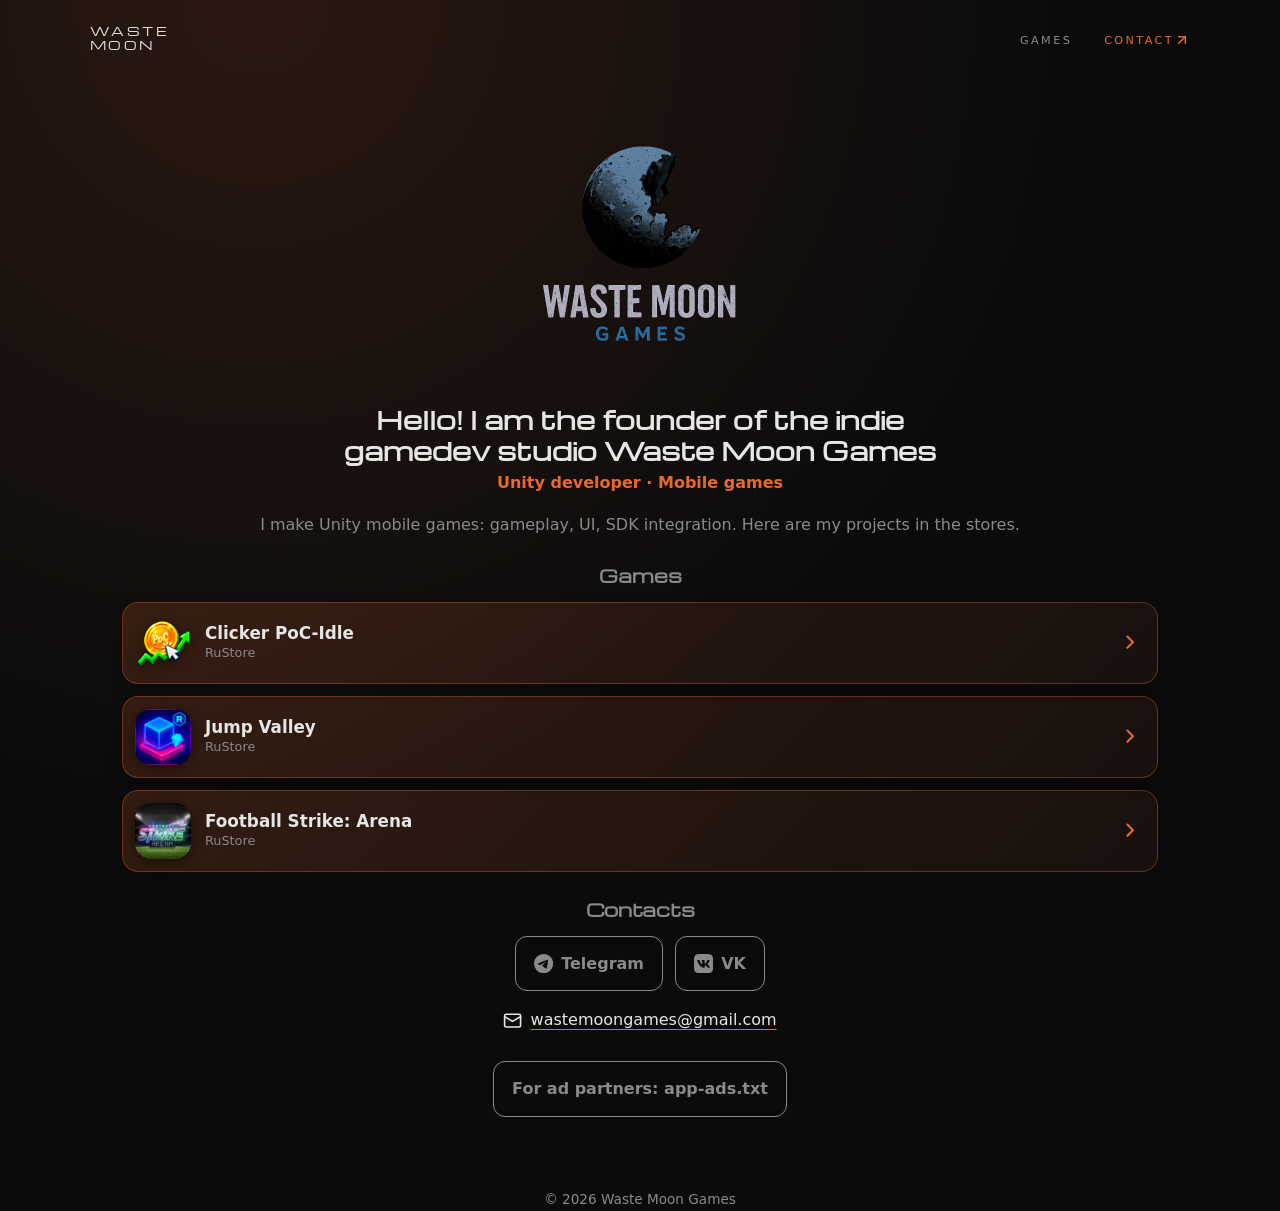
<file: index.html>
<!DOCTYPE html>
<html lang="en">

<head>
  <meta charset="utf-8">
  <meta name="viewport" content="width=device-width, initial-scale=1">
  <title>Waste Moon Games</title>

  <meta name="description"
      content="Waste Moon Games is an indie game studio
      focused on Unity mobile game development.">

  <meta name="robots" content="index, follow">

  <meta name="description" content="Indie game studio making mobile games on Unity. Find our games in the stores.">
  <meta name="yandex-verification" content="8a06fb27ed0ea078" />
  
  <link rel="icon" href="img/logo.webp" type="image/webp">
  <link rel="stylesheet" href="css/tokens.css">
  <link rel="stylesheet" href="css/base.css">
  <link rel="stylesheet" href="css/components.css">
</head>

<!-- Yandex Autoplacement 20326139 -->
<script src="https://yandex.ru/ads/system/context.js" async></script>
<script data-page-id="20326139" src="https://yandex.ru/ads/system/ap-loader.js" async></script>

<body>
  <svg class="sprite" aria-hidden="true">
    <symbol id="i-telegram" viewBox="0 0 24 24">
      <path d="M11.944 0A12 12 0 0 0 0 12a12 12 0 0 0 12 12 12 12 0 0 0 12-12A12 12 0 0 0 12 0a12 12 0 0 0-.056 0zm4.962 7.224c.1-.002.321.023.465.14a.506.506 0 0 1 .171.325c.016.093.036.306.02.472-.18 1.898-.962 6.502-1.36 8.627-.168.9-.499 1.201-.82 1.23-.696.065-1.225-.46-1.9-.902-1.056-.693-1.653-1.124-2.678-1.8-1.185-.78-.417-1.21.258-1.91.177-.184 3.247-2.977 3.307-3.23.007-.032.014-.15-.056-.212s-.174-.041-.249-.024c-.106.024-1.793 1.14-5.061 3.345-.48.33-.913.49-1.302.48-.428-.008-1.252-.241-1.865-.44-.752-.245-1.349-.374-1.297-.789.027-.216.325-.437.893-.663 3.498-1.524 5.83-2.529 6.998-3.014 3.332-1.386 4.025-1.627 4.476-1.635z"/>
    </symbol>
    <symbol id="i-vk" viewBox="0 0 24 24">
      <path d="M15.684 0H8.316C1.592 0 0 1.592 0 8.316v7.368C0 22.408 1.592 24 8.316 24h7.368C22.408 24 24 22.408 24 15.684V8.316C24 1.592 22.408 0 15.684 0zm3.692 17.123h-1.744c-.66 0-.864-.525-2.05-1.727-1.033-1-1.49-1.135-1.744-1.135-.356 0-.458.102-.458.593v1.575c0 .424-.135.678-1.253.678-1.846 0-3.896-1.118-5.335-3.202C4.624 10.857 4 8.57 4 8.096c0-.254.102-.491.593-.491h1.744c.44 0 .61.203.78.677.863 2.49 2.303 4.675 2.896 4.675.22 0 .322-.102.322-.66V9.721c-.068-1.186-.695-1.287-.695-1.71 0-.204.17-.407.44-.407h2.744c.373 0 .508.203.508.643v3.473c0 .372.17.508.271.508.22 0 .407-.136.813-.542 1.254-1.406 2.151-3.574 2.151-3.574.119-.254.322-.491.763-.491h1.744c.525 0 .644.27.525.643-.22 1.017-2.354 4.031-2.354 4.031-.186.305-.254.44 0 .78.186.254.796.779 1.202 1.253.745.847 1.32 1.558 1.473 2.05.17.49-.085.744-.576.744z"/>
    </symbol>
    <symbol id="i-mail" viewBox="0 0 24 24">
      <g fill="none" stroke="currentColor" stroke-width="2" stroke-linecap="round" stroke-linejoin="round">
        <rect x="2" y="4" width="20" height="16" rx="2"/>
        <path d="m22 7-10 6L2 7"/>
      </g>
    </symbol>
    <symbol id="i-arrow" viewBox="0 0 24 24">
      <g fill="none" stroke="currentColor" stroke-width="2.2" stroke-linecap="round" stroke-linejoin="round">
        <path d="m9 18 6-6-6-6"/>
      </g>
    </symbol>
    <symbol id="i-arrow-up-right" viewBox="0 0 24 24">
      <g fill="none" stroke="currentColor" stroke-width="2.2" stroke-linecap="round" stroke-linejoin="round">
        <path d="M7 17 17 7"/>
        <path d="M7 7h10v10"/>
      </g>
    </symbol>
    <symbol id="i-resume" viewBox="0 0 24 24">
      <g fill="none" stroke="currentColor" stroke-width="2" stroke-linecap="round" stroke-linejoin="round">
        <path d="M14 2.75H7A1.75 1.75 0 0 0 5.25 4.5v15A1.75 1.75 0 0 0 7 21.25h10a1.75 1.75 0 0 0 1.75-1.75V6.5Z"/>
        <path d="M14 2.75v2a1.75 1.75 0 0 0 1.75 1.75h3"/>
        <circle cx="9.75" cy="11.6" r="1.8"/>
        <path d="M6.9 18.2c.3-1.5 1.4-2.3 2.85-2.3s2.55.8 2.85 2.3"/>
        <path d="M14.6 11.6h2.4"/>
        <path d="M14.6 14.7h2.4"/>
      </g>
    </symbol>
  </svg>

  <header class="site-header">
    <div class="container site-header__inner">
      <a class="brand" href="#top">Waste Moon</a>
      <nav class="nav" aria-label="Main">
        <ul class="nav__list">
          <li><a class="nav__link" href="#games">Games</a></li>
          <!-- <li><a class="nav__link" href="#about">About</a></li> -->
          <li>
            <a class="nav__link nav__link--cta" href="#contact">
              Contact
              <svg class="icon" aria-hidden="true"><use href="#i-arrow-up-right"/></svg>
            </a>
          </li>
        </ul>
      </nav>
    </div>
  </header>

  <main>
    <section class="hero">
      <div class="container">
        <img class="logo" src="img/logo.webp" alt="Waste Moon Games" width="256" height="256">

        <h1>Hello! I am the founder of the indie gamedev studio Waste Moon Games</h1>
        <p class="subtitle">Unity developer · Mobile games</p>

        <p class="about">
          I make Unity mobile games: gameplay, UI, SDK integration.
          Here are my projects in the stores.
        </p>
      </div>
    </section>

    <section id="games">
      <div class="container">
        <h2>Games</h2>
        <ul class="links">
          <li>
            <a class="game" href="https://www.rustore.ru/catalog/app/com.WasteMoonGames.PoCIdle" target="_blank" rel="noopener">
              <img class="game__icon" src="img/games/clicker-poc-idle/icon.webp" alt="Clicker PoC-Idle Icon">
              <span class="game__info">
                <span class="game__title">Clicker PoC-Idle</span>
                <span class="game__store">RuStore</span>
              </span>
              <svg class="game__arrow icon" aria-hidden="true"><use href="#i-arrow"/></svg>
            </a>
          </li>
          <li>
            <a class="game" href="https://www.rustore.ru/catalog/app/com.WasteMoonGames.JumpValley" target="_blank" rel="noopener">
              <img class="game__icon" src="img/games/jump-valley/logo.webp" alt="Jump Valley Icon">
              <span class="game__info">
                <span class="game__title">Jump Valley</span>
                <span class="game__store">RuStore</span>
              </span>
              <svg class="game__arrow icon" aria-hidden="true"><use href="#i-arrow"/></svg>
            </a>
          </li>
          <li>
            <a class="game" href="https://www.rustore.ru/catalog/app/com.WasteMoonGames.FootballStrikeArena" target="_blank" rel="noopener">
              <img class="game__icon" src="img/games/football-strike-arena/logo.webp" alt="Football Strike Arena Icon">
              <span class="game__info">
                <span class="game__title">Football Strike: Arena</span>
                <span class="game__store">RuStore</span>
              </span>
              <svg class="game__arrow icon" aria-hidden="true"><use href="#i-arrow"/></svg>
            </a>
          </li>
        </ul>
      </div>
    </section>

    <!-- <section id="about">
      <div class="container">
        <h2>Resume</h2>
        <p class="about">My name is Danil, nice to meet you, stranger!</p>
        <p class="about">If you have any questions about me, please check Contacts for contact to me or my resume.</p>
        <ul class="links">
          <li>
            <a class="card" href="about/resume/Unity-developer.pdf">
              <svg class="icon card__arrow" aria-hidden="true"><use href="#i-resume"/></svg>
              <span class="card__info">
                <span class="card__title">Resume</span>
                <span class="card-sub">PDF</span>
              </span>
              <svg class="icon card__arrow" aria-hidden="true"><use href="#i-arrow"/></svg>
            </a>
          </li>
        </ul>
      </div>
    </section> -->

    <section id="contact">
      <div class="container">
        <h2>Contacts</h2>
        <ul class="socials">
          <li>
            <a class="btn btn--ghost btn--social" href="https://t.me/waste_moon_games" target="_blank" rel="noopener">
              <svg class="icon" aria-hidden="true"><use href="#i-telegram"/></svg>
              Telegram
            </a>
          </li>
          <li>
            <a class="btn btn--ghost btn--social" href="https://vk.ru/wastemoon_games" target="_blank" rel="noopener">
              <svg class="icon" aria-hidden="true"><use href="#i-vk"/></svg>
              VK
            </a>
          </li>
        </ul>

        <p class="email">
          <a href="mailto:wastemoongames@gmail.com">
            <svg class="icon" aria-hidden="true"><use href="#i-mail"/></svg>
            wastemoongames@gmail.com
          </a>
        </p>
        <p class="extra">
          <a class="btn btn--ghost" href="app-ads.txt">For ad partners: app-ads.txt</a>
        </p>
      </div>
    </section>
  </main>

  <footer>
    <div class="container">
      © 2026 Waste Moon Games
    </div>
  </footer>
</body>
</html>
</file>
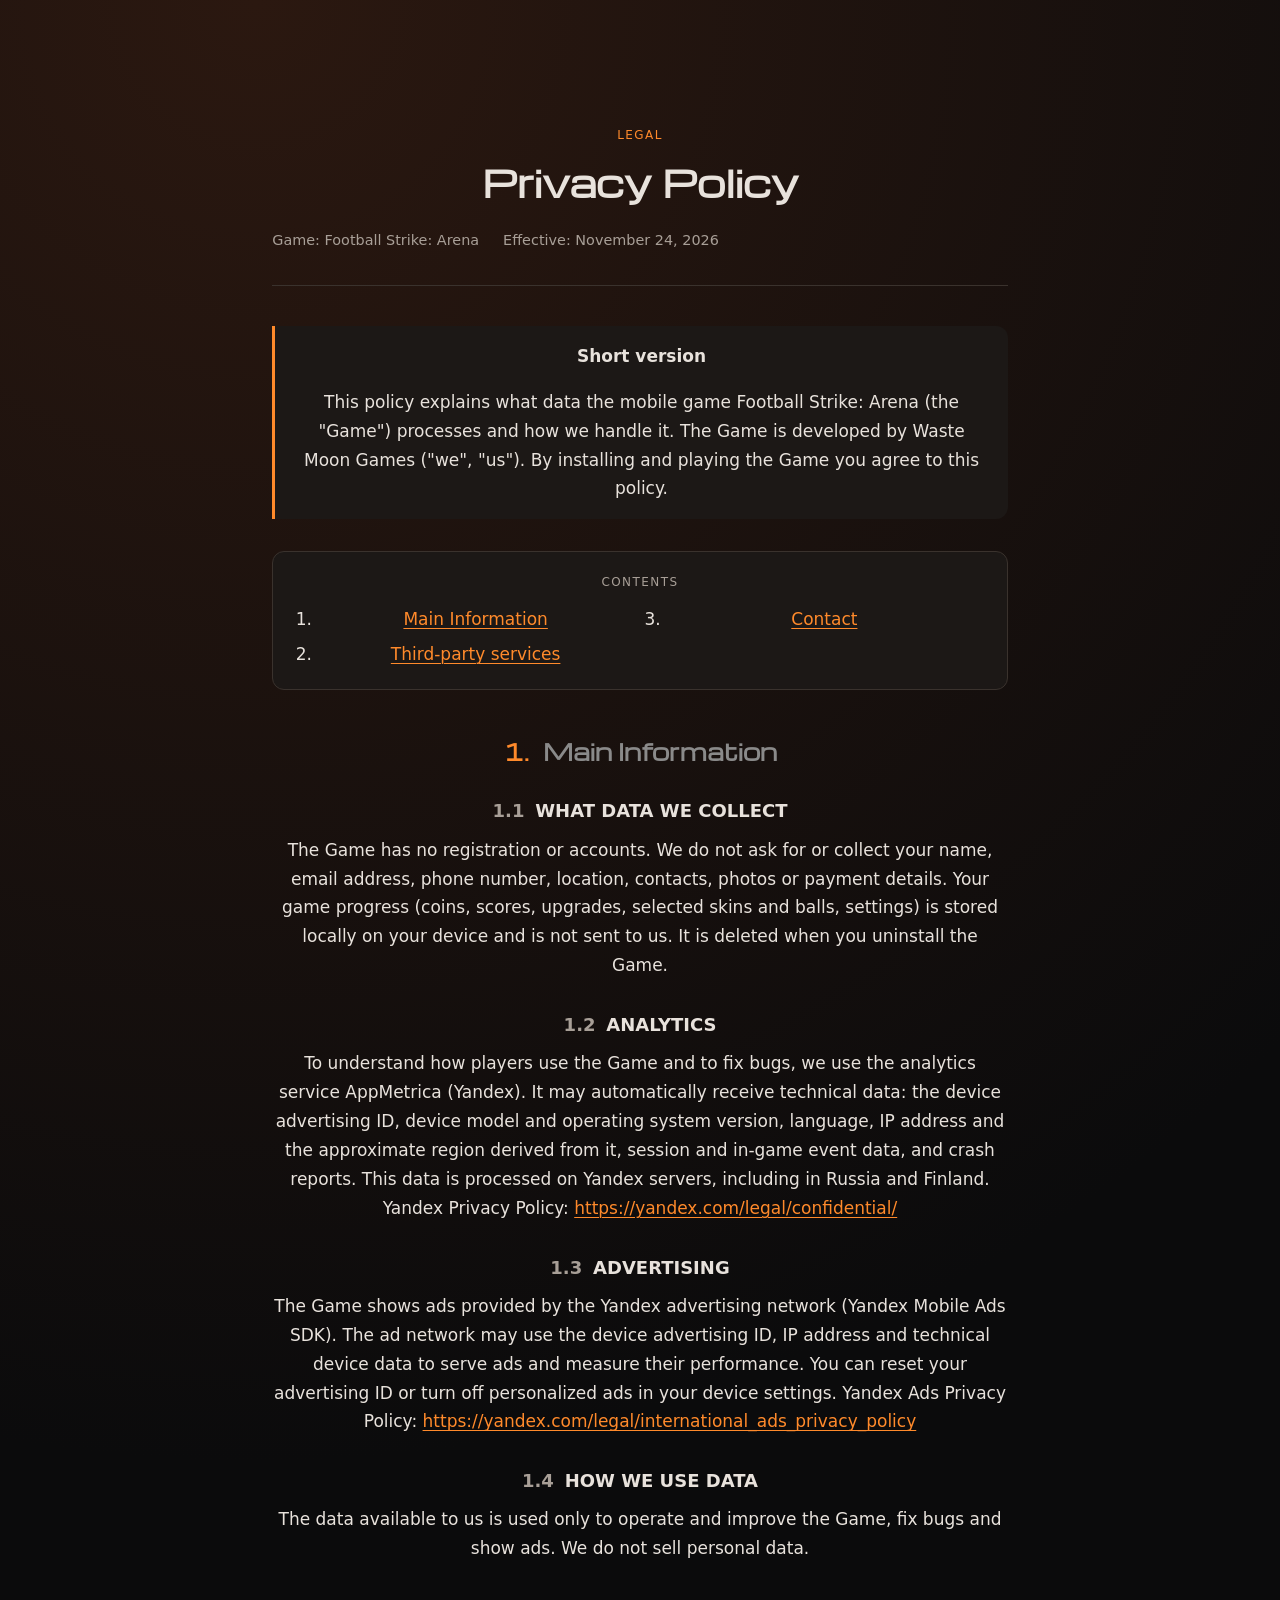
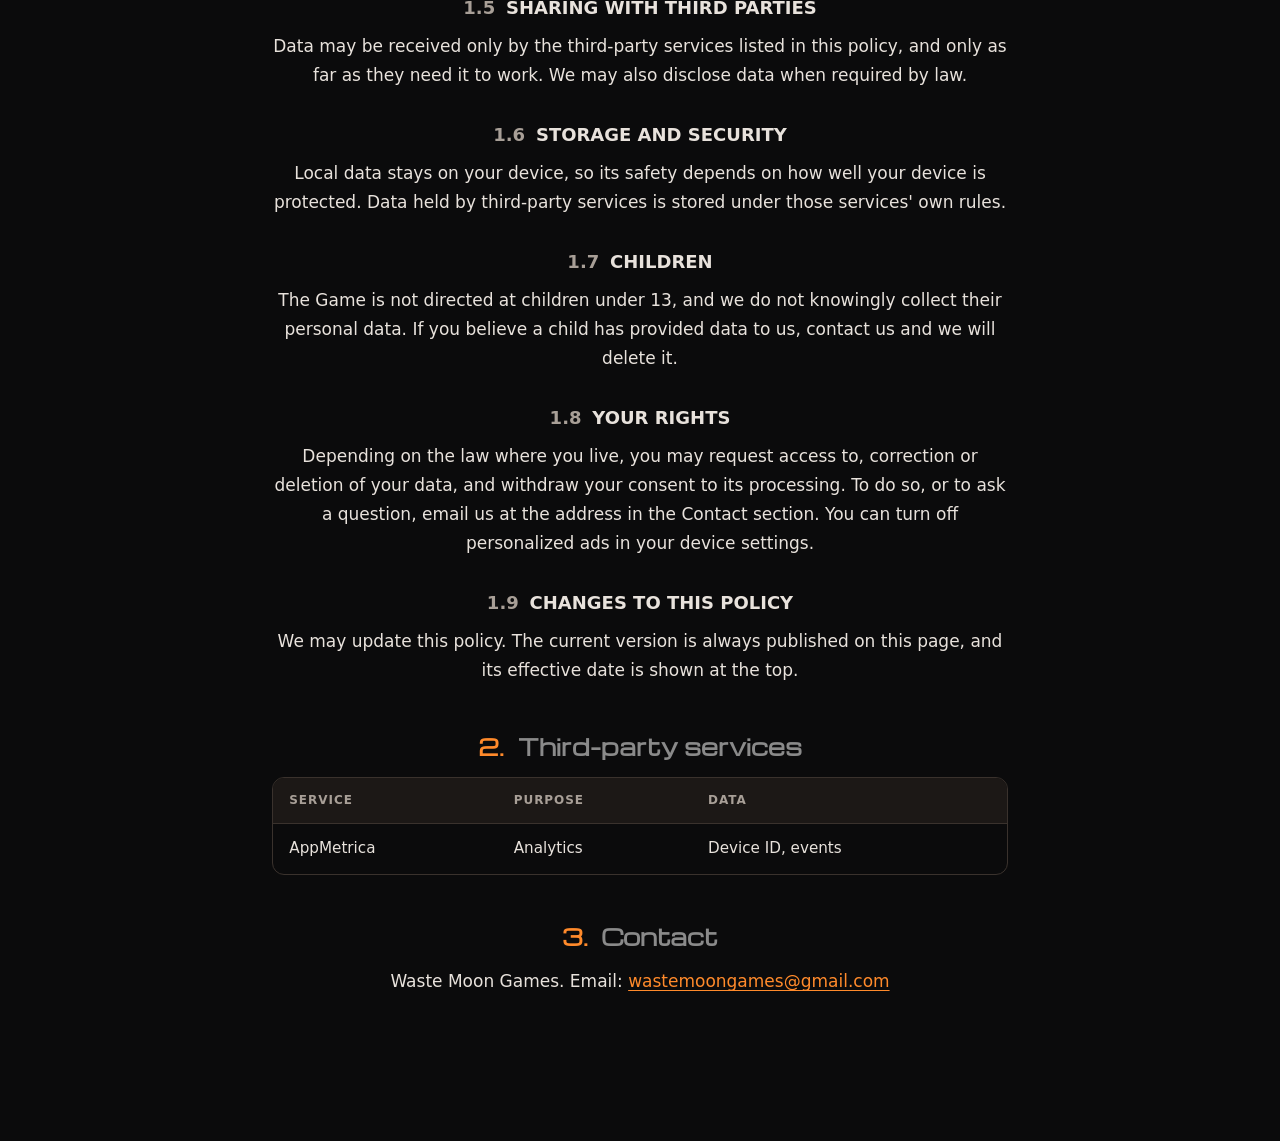
<file: about/privacy/index.html>
<!DOCTYPE html>
    <head>
    <meta charset="utf-8">
    <meta name="viewport" content="width=device-width, initial-scale=1">
    <title>Waste Moon Games Privacy Policy</title>

    <meta name="robots" content="index, follow">

    <meta name="description" content="Indie game studio making mobile games on Unity. Find our games in the stores.">
    <meta name="yandex-verification" content="8a06fb27ed0ea078" />
    
    <link rel="icon" href="../../img/logo.webp" type="image/webp">
    <link rel="stylesheet" href="../../css/tokens.css">
    <link rel="stylesheet" href="../../css/base.css">
    <link rel="stylesheet" href="../../css/components.css">
    <link rel="stylesheet" href="../../css/doc.css">
    </head>

    <main>
    <div class="container">
        <article class="doc">

        <header class="doc__header">
            <p class="doc__eyebrow">Legal</p>
            <h1 class="doc__title">Privacy Policy</h1>
            <ul class="doc__meta">
            <li>Game: Football Strike: Arena</li>
            <li>Effective: <time datetime="2026-11-24">November 24, 2026</time></li>
            </ul>
        </header>

        <div class="doc__note">
            <strong class="doc__note-title">Short version</strong>
            <p>
                This policy explains what data the mobile game Football Strike: Arena (the "Game") processes and how we handle it.
                The Game is developed by Waste Moon Games ("we", "us").
                By installing and playing the Game you agree to this policy.
            </p>
        </div>

        <nav class="doc__toc" aria-labelledby="toc-title">
            <p class="doc__toc-title" id="toc-title">Contents</p>
            <ol>
            <li><a href="#collect">Main Information</a></li>
            <li><a href="#services">Third-party services</a></li>
            <li><a href="#contact">Contact</a></li>
            </ol>
        </nav>

        <div class="doc__body">
            <h2 id="collect">Main Information</h2>
            <p>
                <h3>WHAT DATA WE COLLECT</h3>
                The Game has no registration or accounts. We do not ask for or collect your name, email address, phone number, location, contacts, photos or payment details.
                Your game progress (coins, scores, upgrades, selected skins and balls, settings) is stored locally on your device and is not sent to us. It is deleted when you uninstall the Game.
            </p>
                <h3>ANALYTICS</h3>
                To understand how players use the Game and to fix bugs, we use the analytics service AppMetrica (Yandex). It may automatically receive technical data: the device advertising ID, device model and operating system version, language, IP address and the approximate region derived from it, session and in-game event data, and crash reports. This data is processed on Yandex servers, including in Russia and Finland. Yandex Privacy Policy: <a href="https://yandex.com/legal/confidential/">https://yandex.com/legal/confidential/</a>
            <p>
                <h3>ADVERTISING</h3>
                The Game shows ads provided by the Yandex advertising network (Yandex Mobile Ads SDK). The ad network may use the device advertising ID, IP address and technical device data to serve ads and measure their performance. You can reset your advertising ID or turn off personalized ads in your device settings. Yandex Ads Privacy Policy: <a href="https://yandex.com/legal/international_ads_privacy_policy">https://yandex.com/legal/international_ads_privacy_policy</a>
            </p>
                <h3>HOW WE USE DATA</h3>
                The data available to us is used only to operate and improve the Game, fix bugs and show ads. We do not sell personal data.
            <p>
                <h3>SHARING WITH THIRD PARTIES</h3>
                Data may be received only by the third-party services listed in this policy, and only as far as they need it to work. We may also disclose data when required by law.
            </p>
                <h3>STORAGE AND SECURITY</h3>
                Local data stays on your device, so its safety depends on how well your device is protected. Data held by third-party services is stored under those services' own rules.
            <p>
                <h3>CHILDREN</h3>
                The Game is not directed at children under 13, and we do not knowingly collect their personal data. If you believe a child has provided data to us, contact us and we will delete it.
            </p>
                <h3>YOUR RIGHTS</h3>
                Depending on the law where you live, you may request access to, correction or deletion of your data, and withdraw your consent to its processing. To do so, or to ask a question, email us at the address in the Contact section. You can turn off personalized ads in your device settings.
            <p>
                <h3>CHANGES TO THIS POLICY</h3>
                We may update this policy. The current version is always published on this page, and its effective date is shown at the top.
            </p>

            <h2 id="services">Third-party services</h2>
            <div class="doc__table-wrap" role="region" aria-label="Third-party services" tabindex="0">
            <table class="doc__table">
                <thead><tr><th>Service</th><th>Purpose</th><th>Data</th></tr></thead>
                <tbody><tr><td>AppMetrica</td><td>Analytics</td><td>Device ID, events</td></tr></tbody>
            </table>
            </div>

            <h2 id="contact">Contact</h2>
            <p>
                Waste Moon Games. Email:
                <a href="mailto:wastemoongames@gmail.com">
                    wastemoongames@gmail.com
                </a>
            </p>
        </div>

        </article>
    </div>
    </main>
</html>
</file>
<file: css/tokens.css>
:root{
  --bg: #0b0b0c;
  --bg-glow: #2b1810;
  --card: #131315;
  --text: #e6e6e6;
  --muted: #8a8a8a;
  --accent: #e8692c;
  --accent-hover: #ff8a4c;
  --on-accent: #fff;
  --btn-bg: #c2410c;
  --btn-bg-hover: #9a3412;
  --focus: #fff;

  /*---Шрифты---*/
  --font-body: system-ui, -apple-system, "Segoe UI", Roboto, sans-serif;
  --font-display: "Michroma", var(--font-body);

  /*---Шкала отступов---*/
  --space-1: 4px; --space-2: 8px; --space-3: 12px; --space-4: 16px;
  --space-6: 24px; --space-8: 32px; --space-12: 48px; --space-16: 64px; --space-24: 96px;

  /*---Радиусы---*/
  --radius-s: 12px;
  --radius: 16px;

  /*---Прочее---*/
  --container: 1100px;
  --tracking-wide: 0.15rem;

  /*---Анимации---*/
  --duration: 0.2s;
  --duration-fast: 0.15s;
}
</file>
<file: css/base.css>
@font-face{
    font-family: "Michroma";
    src: url("../fonts/michroma-regular.woff2") format("woff2");
    font-weight: 400;
    font-style: normal;
    font-display: swap;
}

*, *::before, *::after{
  box-sizing: border-box;
}

:focus-visible{
  outline: 3px solid var(--focus);
  outline-offset: 3px;
}

/* ВРЕМЕННО */
main, footer { text-align: center; }
main { padding-block: var(--space-12); }

body{
  margin: 0;
  min-height: 100dvh;
  font-family: var(--font-body);
  line-height: 1.6;
  color: var(--text);
  background: 
    radial-gradient(circle at 20% 0%, var(--bg-glow) 0%, transparent 50%),
    var(--bg);
}

.container{
    width: min(100% - 2 * var(--space-6), var(--container));
    margin-inline: auto;
}

.logo{
  max-width: 100%;
  height: auto;
}

h1, h2 { font-family: var(--font-display);}

h1{
    margin: var(--space-4) 0 var(--space-1);
    line-height: 1.25;
    text-wrap: balance;
    font-size: clamp(1rem, 4vw, 1.55rem);
}

h2{
    margin: var(--space-6) 0 var(--space-3);
    font-size: 1.1rem;
    color: var(--muted);
}

.subtitle { margin: 0 0 var(--space-4); color: var(--accent); font-weight: 600; }
.about { color: var(--muted); }

/*---Списки и блоки секций---*/
.links{
  list-style: none;
  margin: 0 var(--space-8);
  padding: 0;
  display: flex;
  flex-direction: column;
  gap: var(--space-3);
}

.socials{
  list-style: none;
  margin: 0;
  padding: 0;
  display: flex;
  flex-wrap: wrap;
  justify-content: center;
  gap: var(--space-3);
}

.email{ margin: var(--space-4) 0 0; }

.email a{
  color: var(--text);
  display: inline-flex;
  align-items: center;
  gap: var(--space-2);
  text-decoration: underline;
  text-decoration-color: var(--accent);
  text-underline-offset: 4px;
}

.email a:hover{ color: var(--accent-hover); }

.extra{ margin: var(--space-6) 0 0; }

footer{
  margin-top: var(--space-6);
  color: var(--muted);
  font-size: 0.85rem;
}

@media (max-width: 480px) {
  .links { margin-inline: 0; }
}

@media (prefers-reduced-motion: no-preference){
  html{ scroll-behavior: smooth; }
}
</file>
<file: css/components.css>
/*---------- Иконки ----------*/
.sprite{
  position: absolute;
  width: 0;
  height: 0;
  overflow: hidden;
}

.icon{
  width: 1.2rem;
  height: 1.2rem;
  display: inline-flex;
  align-items: center;
  fill: currentColor;
  flex: none;
}

/*---------- Кнопки ----------*/
.btn{
  display: flex;
  justify-content: space-between;
  align-items: center;
  padding: 14px 18px;
  color: var(--on-accent);
  text-decoration: none;
  font-weight: 600;
  background: var(--btn-bg);
  border-radius: var(--radius-s);
  transition: transform var(--duration-fast), background var(--duration-fast);
}

.btn:hover{
  background: var(--btn-bg-hover);
  transform: translateY(-2px);
  box-shadow: 0 6px 16px rgba(0, 0, 0, 0.35);
}

.btn--social{
  justify-content: center;
  gap: var(--space-2);
}

.btn--ghost{
  display: inline-flex;
  background: transparent;
  border: 1px solid var(--muted);
  color: var(--muted);
}

.btn--ghost:hover { background: rgba(255, 255, 255, 0.06); }

/*---------- Шапка ----------*/
.site-header{
  padding-block: var(--space-6);
}

.site-header__inner{
  display: flex;
  justify-content: space-between;
  align-items: center;
}

.brand{
  width: min-content;
  font-family: var(--font-display);
  font-size: 0.75rem;
  line-height: 1.2;
  letter-spacing: var(--tracking-wide);
  text-transform: uppercase;
  text-decoration: none;
  color: var(--text);
  transition: color var(--duration);
}

.brand:hover{
  color: var(--accent-hover);
}

.nav__list{
  list-style: none;
  margin: 0;
  padding: 0;
  display: flex;
  gap: var(--space-8);
}

.nav__link{
  display: inline-flex;
  font-size: 0.7rem;
  letter-spacing: var(--tracking-wide);
  text-transform: uppercase;
  text-decoration: none;
  color: var(--muted);
}

.nav__link:hover{
  color: var(--text);
}

.nav__link--cta{
  color: var(--accent);
}

.nav__link--cta:hover{
  color: var(--accent-hover);
}

.nav__link .icon{
  width: 1rem;
  height: 1rem;
  transition: transform var(--duration);
}
.nav__link--cta:hover .icon{
  transform: translate(2px, -2px);
}

/*---------- Карточка игры ----------*/
.game{
  display: flex;
  align-items: center;
  gap: 14px;
  padding: var(--space-3) var(--space-4) var(--space-3) var(--space-3);
  text-decoration: none;
  color: var(--text);
  background: linear-gradient(135deg,
    color-mix(in srgb, var(--accent) 18%, transparent),
    color-mix(in srgb, var(--accent) 6%, transparent));
  border: 1px solid color-mix(in srgb, var(--accent) 35%, transparent);
  border-radius: var(--radius);
  box-shadow: 0 4px 14px rgba(0, 0, 0, 0.25);
  transition: transform 0.2s, border-color 0.2s, box-shadow 0.2s, background 0.2s;
}

.game:hover{
  transform: translateY(-3px);
  border-color: var(--accent);
  box-shadow: 0 10px 28px color-mix(in srgb, var(--accent) 28%, transparent);
  background: linear-gradient(135deg,
    color-mix(in srgb, var(--accent) 28%, transparent),
    color-mix(in srgb, var(--accent) 10%, transparent));
}

.game__icon{
  width: 56px;
  height: 56px;
  flex: none;
  border-radius: var(--radius);
  object-fit: cover;
  filter: drop-shadow(0 2px 6px rgba(0, 0, 0, 0.45));
}

.game__info{
  flex: 1;
  min-width: 0;
  display: flex;
  flex-direction: column;
  text-align: left;
  line-height: 1.3;
}

.game__title{
  font-weight: 700;
  font-size: 1.05rem;
}

.game__store{
  font-size: 0.8rem;
  color: var(--muted);
}

.game__arrow{
  width: 1.4rem;
  height: 1.4rem;
  color: var(--accent);
  transition: transform var(--duration), color var(--duration);
}

.game:hover .game__arrow{
  transform: translateX(4px);
  color: var(--text);
}

/*---------- Карточка обо мне ----------*/


@media (prefers-reduced-motion: reduce){
  .btn, .game, .game__arrow, .nav__link .icon { transition: none; }
  .btn:hover, .game:hover { transform: none; }
  .game:hover .game__arrow { transform: none; }
  .nav__link--cta:hover .icon { transform: none; }
}
</file>
<file: css/doc.css>
/* =========================================================
   doc.css - оформление юридических и деловых документов
   Подключается только на страницах-документах,
   ПОСЛЕ tokens.css, base.css, components.css
   ========================================================= */

.doc {
  /* ВРЕМЕННО: значения-заглушки по мотивам концепта.
     Заменить на var(--...) из tokens.css, затем удалить комментарий. */
  --doc-text:        #e8e2dc;
  --doc-text-dim:    #a89f97;
  --doc-bg-soft:     #1c1816;
  --doc-line:        #3a322d;
  --doc-accent:      #ff8a2b;
  --doc-font-title:  "Michroma", sans-serif;
  --doc-radius:      12px;

  /* Настройки самого документа */
  --doc-measure:        68ch;   /* ширина строки */
  --doc-gap:            1.25rem;/* вертикальный ритм между блоками */
  --doc-anchor-offset:  5rem;   /* отступ при переходе по якорю (под шапку) */

  max-width: var(--doc-measure);
  margin-inline: auto;
  padding-block: clamp(2.5rem, 6vw, 5rem);

  color: var(--doc-text);
  font-size: 1.0625rem;         /* 17px: чуть крупнее обычного для лонгрида */
  line-height: 1.7;
  overflow-wrap: break-word;    /* длинные URL и почта не ломают вёрстку */
}

.doc__header {
  margin-bottom: 2.5rem;
  padding-bottom: 2rem;
  border-bottom: 1px solid var(--doc-line);
}

.doc__eyebrow {
  margin: 0 0 1rem;
  color: var(--doc-accent);
  font-size: 0.75rem;
  letter-spacing: 0.12em;
  text-transform: uppercase;
}

.doc__title {
  margin: 0 0 1.5rem;
  font-family: var(--doc-font-title);
  font-size: clamp(1.6rem, 4vw, 2.25rem);  /* плавно от телефона к десктопу */
  line-height: 1.2;
}

.doc__meta {
  display: flex;
  flex-wrap: wrap;
  gap: 0.5rem 1.5rem;
  margin: 0;
  padding: 0;
  list-style: none;
  color: var(--doc-text-dim);
  font-size: 0.9rem;
}

/* --- Содержание --- */
.doc__toc {
  margin-bottom: 3rem;
  padding: 1.25rem 1.5rem;
  background: var(--doc-bg-soft);
  border: 1px solid var(--doc-line);
  border-radius: var(--doc-radius);
}

.doc__toc-title {
  margin: 0 0 0.75rem;
  color: var(--doc-text-dim);
  font-size: 0.75rem;
  letter-spacing: 0.12em;
  text-transform: uppercase;
}

.doc__toc ol {
  columns: 2 16rem;          /* до 2 колонок, но каждая не уже 16rem */
  column-gap: 2rem;
  margin: 0;
  padding-left: 1.25rem;
}

.doc__toc li {
  break-inside: avoid;       /* пункт не разрывается между колонками */
  margin-bottom: 0.4rem;
}

/* --- Заголовки с автонумерацией --- */
.doc__body {
  counter-reset: section;
}

.doc__body h2 {
  counter-increment: section;
  counter-reset: subsection;
  margin: 3rem 0 1rem;
  font-size: 1.375rem;
  line-height: 1.3;
  scroll-margin-top: var(--doc-anchor-offset);
}

.doc__body h2::before {
  content: counter(section) ".";
  margin-right: 0.6em;
  color: var(--doc-accent);
}

.doc__body h3 {
  counter-increment: subsection;
  margin: 2rem 0 0.75rem;
  font-size: 1.125rem;
  line-height: 1.4;
  scroll-margin-top: var(--doc-anchor-offset);
}

.doc__body h3::before {
  content: counter(section) "." counter(subsection);
  margin-right: 0.6em;
  color: var(--doc-text-dim);
}

/* --- Базовые элементы текста --- */
.doc__body p,
.doc__body ul,
.doc__body ol,
.doc__body dl {
  margin: 0 0 var(--doc-gap);
}

.doc__body ul,
.doc__body ol {
  padding-left: 1.5rem;
}

.doc__body li {
  margin-bottom: 0.5rem;
  padding-left: 0.25rem;
}

.doc__body li::marker {
  color: var(--doc-accent);
}

.doc__body strong {
  font-weight: 600;
}

.doc__body dt { margin-top: 1rem; font-weight: 600; }
.doc__body dd { margin: 0.25rem 0 0; color: var(--doc-text-dim); }

/* Ссылки в юридическом тексте всегда подчёркнуты: так они однозначно заметны */
.doc a {
  color: var(--doc-accent);
  text-decoration: underline;
  text-decoration-thickness: 1px;
  text-underline-offset: 0.2em;
}

.doc a:hover {
  text-decoration-thickness: 2px;
}

/* --- Врезка («Short version», важное уведомление) --- */
.doc__note {
  margin-bottom: 2rem;
  padding: 1rem 1.25rem;
  background: var(--doc-bg-soft);
  border-left: 3px solid var(--doc-accent);
  border-radius: 0 var(--doc-radius) var(--doc-radius) 0;
}

.doc__note > :last-child {
  margin-bottom: 0;
}

.doc__note-title {
  display: block;
  margin-bottom: 0.25rem;
}

/* --- Таблица (сервисы, данные, сроки хранения) --- */
.doc__table-wrap {
  margin-bottom: var(--doc-gap);
  overflow-x: auto;          /* на узком экране таблица скроллится, а не ломает страницу */
  border: 1px solid var(--doc-line);
  border-radius: var(--doc-radius);
}

.doc__table {
  width: 100%;
  min-width: 32rem;          /* ниже этого колонки не сжимаются */
  border-collapse: collapse;
  font-size: 0.95rem;
}

.doc__table th,
.doc__table td {
  padding: 0.75rem 1rem;
  border-bottom: 1px solid var(--doc-line);
  text-align: left;
  vertical-align: top;
}

.doc__table th {
  background: var(--doc-bg-soft);
  color: var(--doc-text-dim);
  font-size: 0.75rem;
  letter-spacing: 0.08em;
  text-transform: uppercase;
}

.doc__table tbody tr:last-child td {
  border-bottom: 0;
}

@media print {
  /* Печатаем «как бумагу»: переопределяем переменные, а не каждое правило */
  .doc {
    --doc-text:     #000;
    --doc-text-dim: #444;
    --doc-bg-soft:  #f3f3f3;
    --doc-line:     #bbb;
    --doc-accent:   #000;

    max-width: none;
    padding: 0;
    font-size: 11pt;
    line-height: 1.5;
  }

  body { background: #fff; }
  .site-header { display: none; }

  .doc__body h2,
  .doc__body h3 { break-after: avoid; }     /* заголовок не остаётся один внизу страницы */
  .doc__table tr,
  .doc__note     { break-inside: avoid; }

  /* Печатаем адреса внешних ссылок, иначе на бумаге они бесполезны */
  .doc__body a[href^="http"]::after {
    content: " (" attr(href) ")";
    font-size: 0.85em;
    word-break: break-all;
  }
}
</file>
